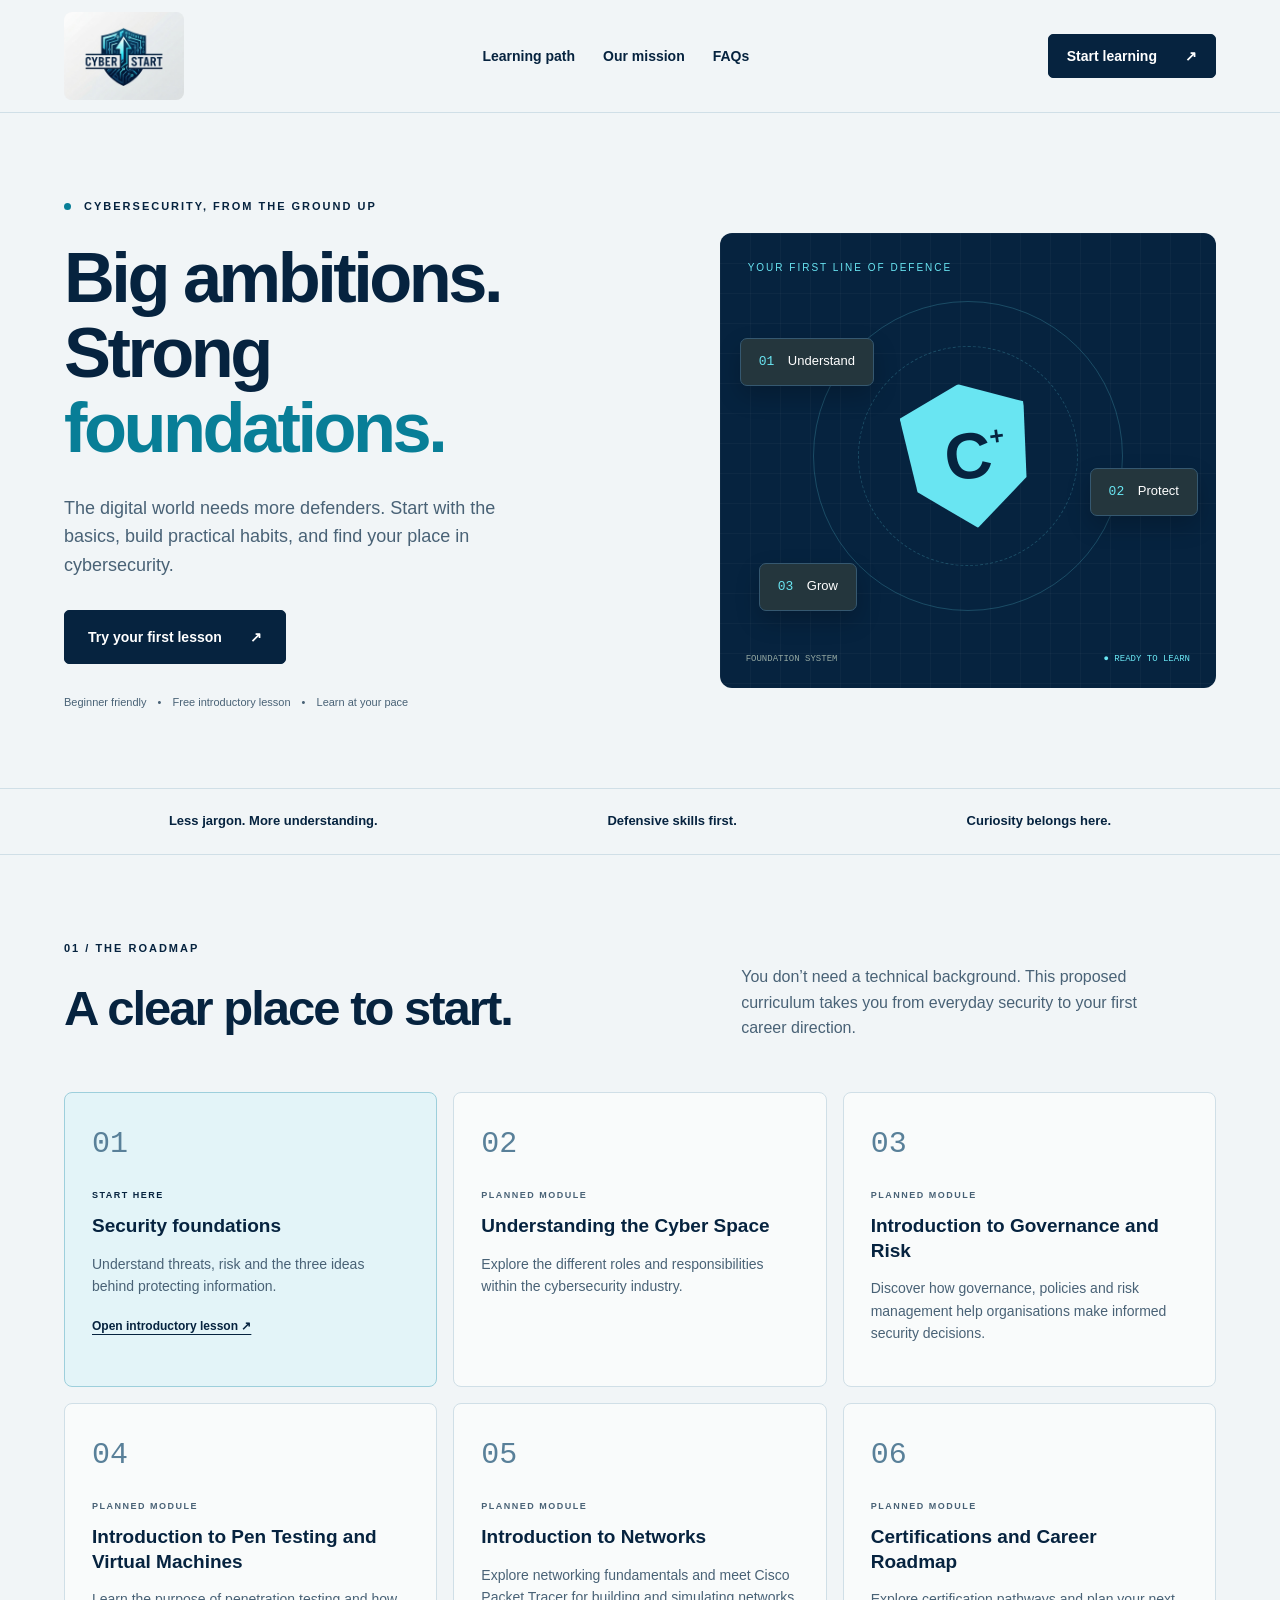
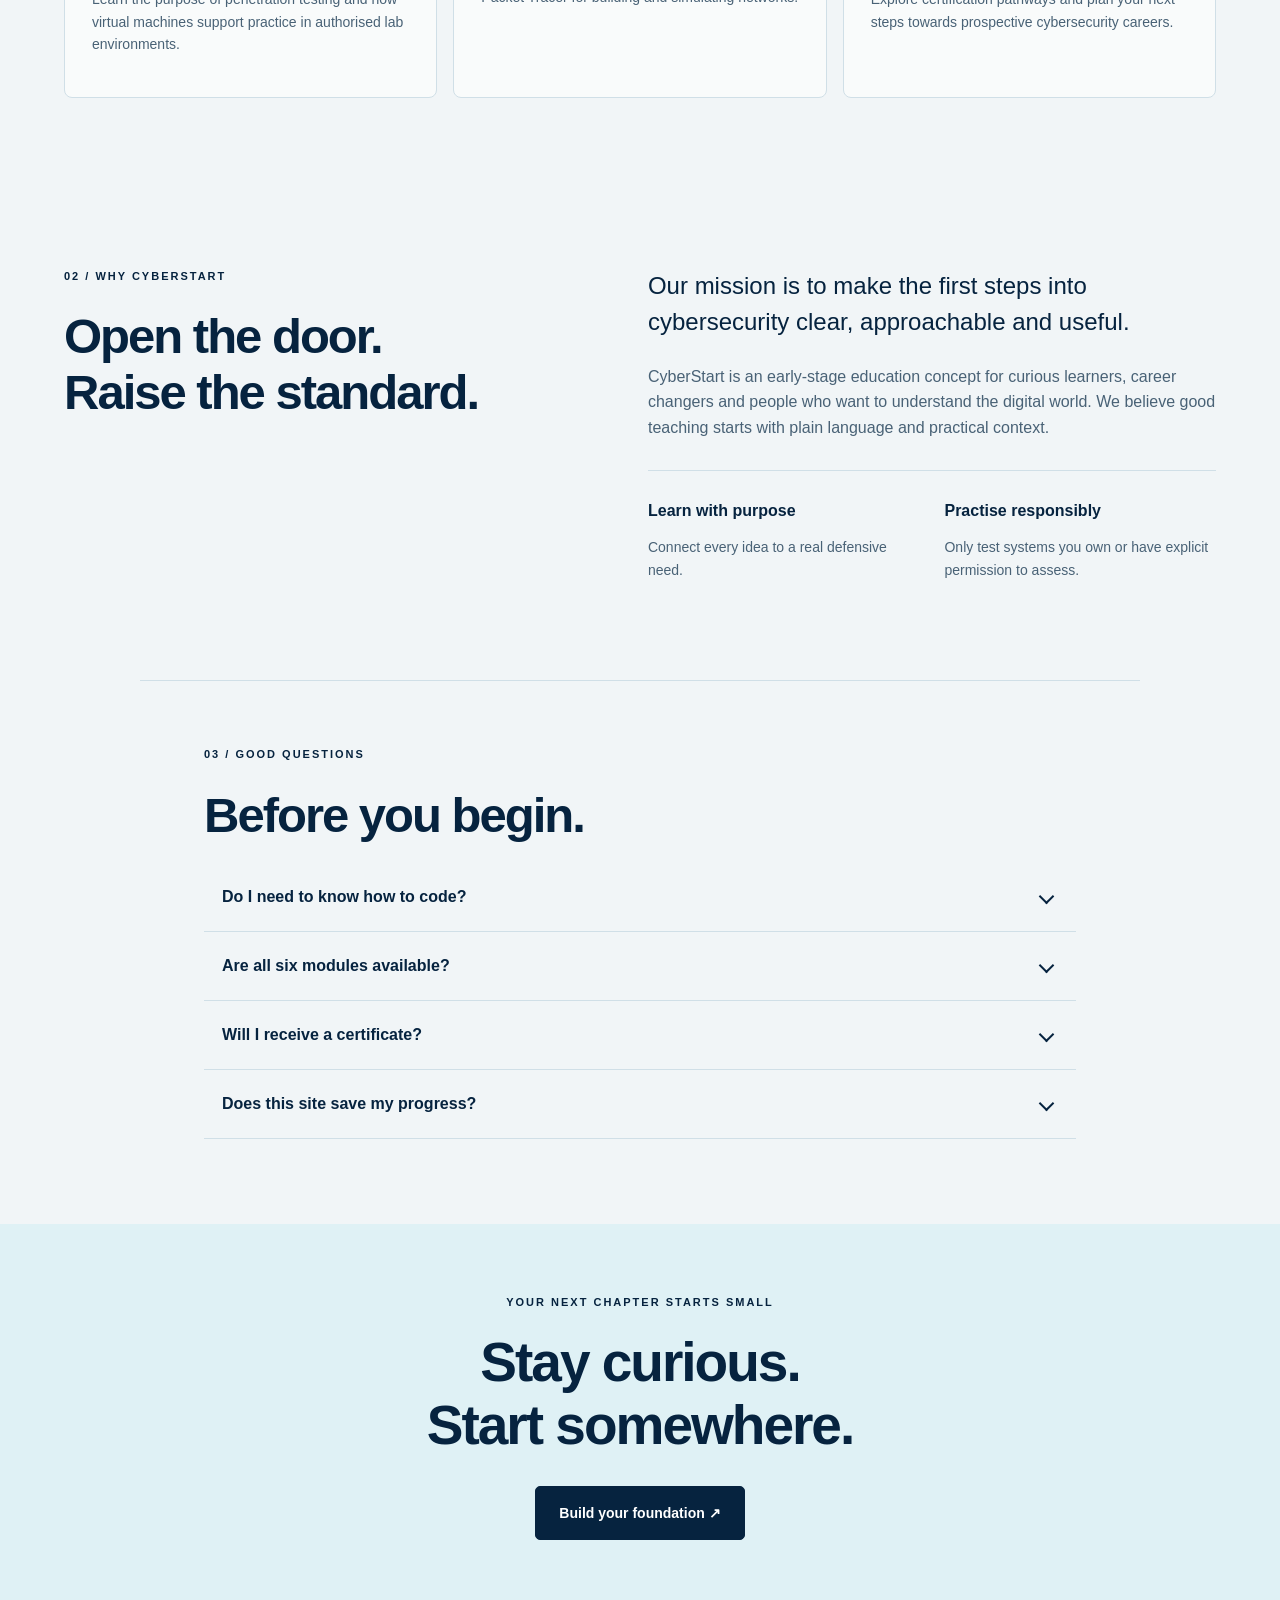
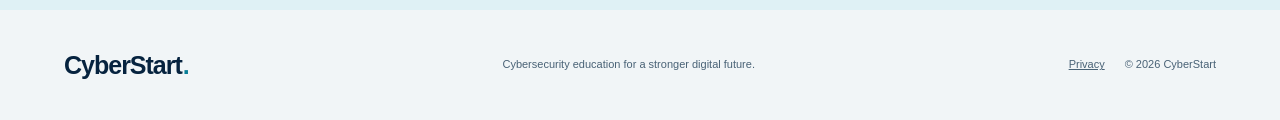
<file: index.html>
<!doctype html>
<html lang="en"><head><meta charset="utf-8"><meta name="viewport" content="width=device-width,initial-scale=1"><meta name="description" content="CyberStart introduces cybersecurity through clear explanations, practical habits and a beginner learning roadmap."><meta name="theme-color" content="#101f25"><title>CyberStart — Build your first line of defence</title><link rel="icon" href="logo.png" type="image/png"><link rel="stylesheet" href="styles.css?v=20261009-quiz2"><script src="script.js?v=20261009-quiz2" defer></script></head>
<body><a class="skip" href="#main">Skip to content</a><header class="header"><a class="brand logo-brand" href="index.html"><img src="logo.png" alt="Cyber Start home" width="110" height="110"></a><nav aria-label="Main navigation"><a href="#path">Learning path</a><a href="#mission">Our mission</a><a href="#questions">FAQs</a></nav><a class="button small" href="lesson.html">Start learning <span aria-hidden="true">↗</span></a></header>
<main id="main"><section class="hero"><div class="hero-copy"><p class="eyebrow"><span class="signal"></span> CYBERSECURITY, FROM THE GROUND UP</p><h1>Big ambitions.<br>Strong <em>foundations.</em></h1><p class="lede">The digital world needs more defenders. Start with the basics, build practical habits, and find your place in cybersecurity.</p><div class="actions"><a class="button" href="lesson.html">Try your first lesson <span aria-hidden="true">↗</span></a></div><p class="hero-note">Beginner friendly <span>•</span> Free introductory lesson <span>•</span> Learn at your pace</p></div><div class="hero-art" aria-label="Illustration of a layered digital defence system" role="img"><div class="art-label">YOUR FIRST LINE OF DEFENCE</div><div class="orb orb-one"></div><div class="orb orb-two"></div><div class="shield">C<span>+</span></div><div class="art-chip chip-one"><span>01</span> Understand</div><div class="art-chip chip-two"><span>02</span> Protect</div><div class="art-chip chip-three"><span>03</span> Grow</div><div class="art-foot">FOUNDATION SYSTEM <span>● READY TO LEARN</span></div></div></section>
<div class="principles"><span>Less jargon. More understanding.</span><span>Defensive skills first.</span><span>Curiosity belongs here.</span></div>
<section id="path" class="section"><div class="section-heading"><div><p class="eyebrow">01 / THE ROADMAP</p><h2>A clear place to start.</h2></div><p>You don’t need a technical background. This proposed curriculum takes you from everyday security to your first career direction.</p></div><div class="roadmap"><article class="path-card"><span class="number">01</span><p class="tag">START HERE</p><h3>Security foundations</h3><p>Understand threats, risk and the three ideas behind protecting information.</p><a href="lesson.html">Open introductory lesson ↗</a></article><article class="path-card"><span class="number">02</span><p class="tag muted">PLANNED MODULE</p><h3>Understanding the Cyber Space</h3><p>Explore the different roles and responsibilities within the cybersecurity industry.</p></article><article class="path-card"><span class="number">03</span><p class="tag muted">PLANNED MODULE</p><h3>Introduction to Governance and Risk</h3><p>Discover how governance, policies and risk management help organisations make informed security decisions.</p></article><article class="path-card"><span class="number">04</span><p class="tag muted">PLANNED MODULE</p><h3>Introduction to Pen Testing and Virtual Machines</h3><p>Learn the purpose of penetration testing and how virtual machines support practice in authorised lab environments.</p></article><article class="path-card"><span class="number">05</span><p class="tag muted">PLANNED MODULE</p><h3>Introduction to Networks</h3><p>Explore networking fundamentals and meet Cisco Packet Tracer for building and simulating networks.</p></article><article class="path-card"><span class="number">06</span><p class="tag muted">PLANNED MODULE</p><h3>Certifications and Career Roadmap</h3><p>Explore certification pathways and plan your next steps towards prospective cybersecurity careers.</p></article></div></section>
<section id="mission" class="section mission"><div><p class="eyebrow">02 / WHY CYBERSTART</p><h2>Open the door.<br>Raise the standard.</h2></div><div><p class="mission-lede">Our mission is to make the first steps into cybersecurity clear, approachable and useful.</p><p>CyberStart is an early-stage education concept for curious learners, career changers and people who want to understand the digital world. We believe good teaching starts with plain language and practical context.</p><div class="values"><div><h3>Learn with purpose</h3><p>Connect every idea to a real defensive need.</p></div><div><h3>Practise responsibly</h3><p>Only test systems you own or have explicit permission to assess.</p></div></div></div></section>
<section id="questions" class="section faq"><p class="eyebrow">03 / GOOD QUESTIONS</p><h2>Before you begin.</h2><details><summary>Do I need to know how to code?</summary><p>No. The introductory lesson starts with concepts. Coding can become useful later, depending on the career direction you choose.</p></details><details><summary>Are all six modules available?</summary><p>The <a href="lesson.html">foundations lesson and quiz</a> are available now. The remaining roadmap modules describe the planned curriculum; they are not published courses yet.</p></details><details><summary>Will I receive a certificate?</summary><p>This starter site does not issue certificates, provide accreditation or promise employment. It is an introduction to the subject.</p></details><details><summary>Does this site save my progress?</summary><p>No. The eight-question quiz runs in your browser, gives explanations and topic feedback, and resets when the page reloads. This version has no accounts, tracking scripts or registration form.</p></details></section>
<section class="closing"><p class="eyebrow">YOUR NEXT CHAPTER STARTS SMALL</p><h2>Stay curious.<br>Start somewhere.</h2><a class="button" href="lesson.html">Build your foundation ↗</a></section></main>
<footer><a class="brand" href="index.html">CyberStart<span class="brand-dot">.</span></a><p>Cybersecurity education for a stronger digital future.</p><div><a href="privacy.html">Privacy</a><span>© <span id="year">2026</span> CyberStart</span></div></footer></body></html>
</file>
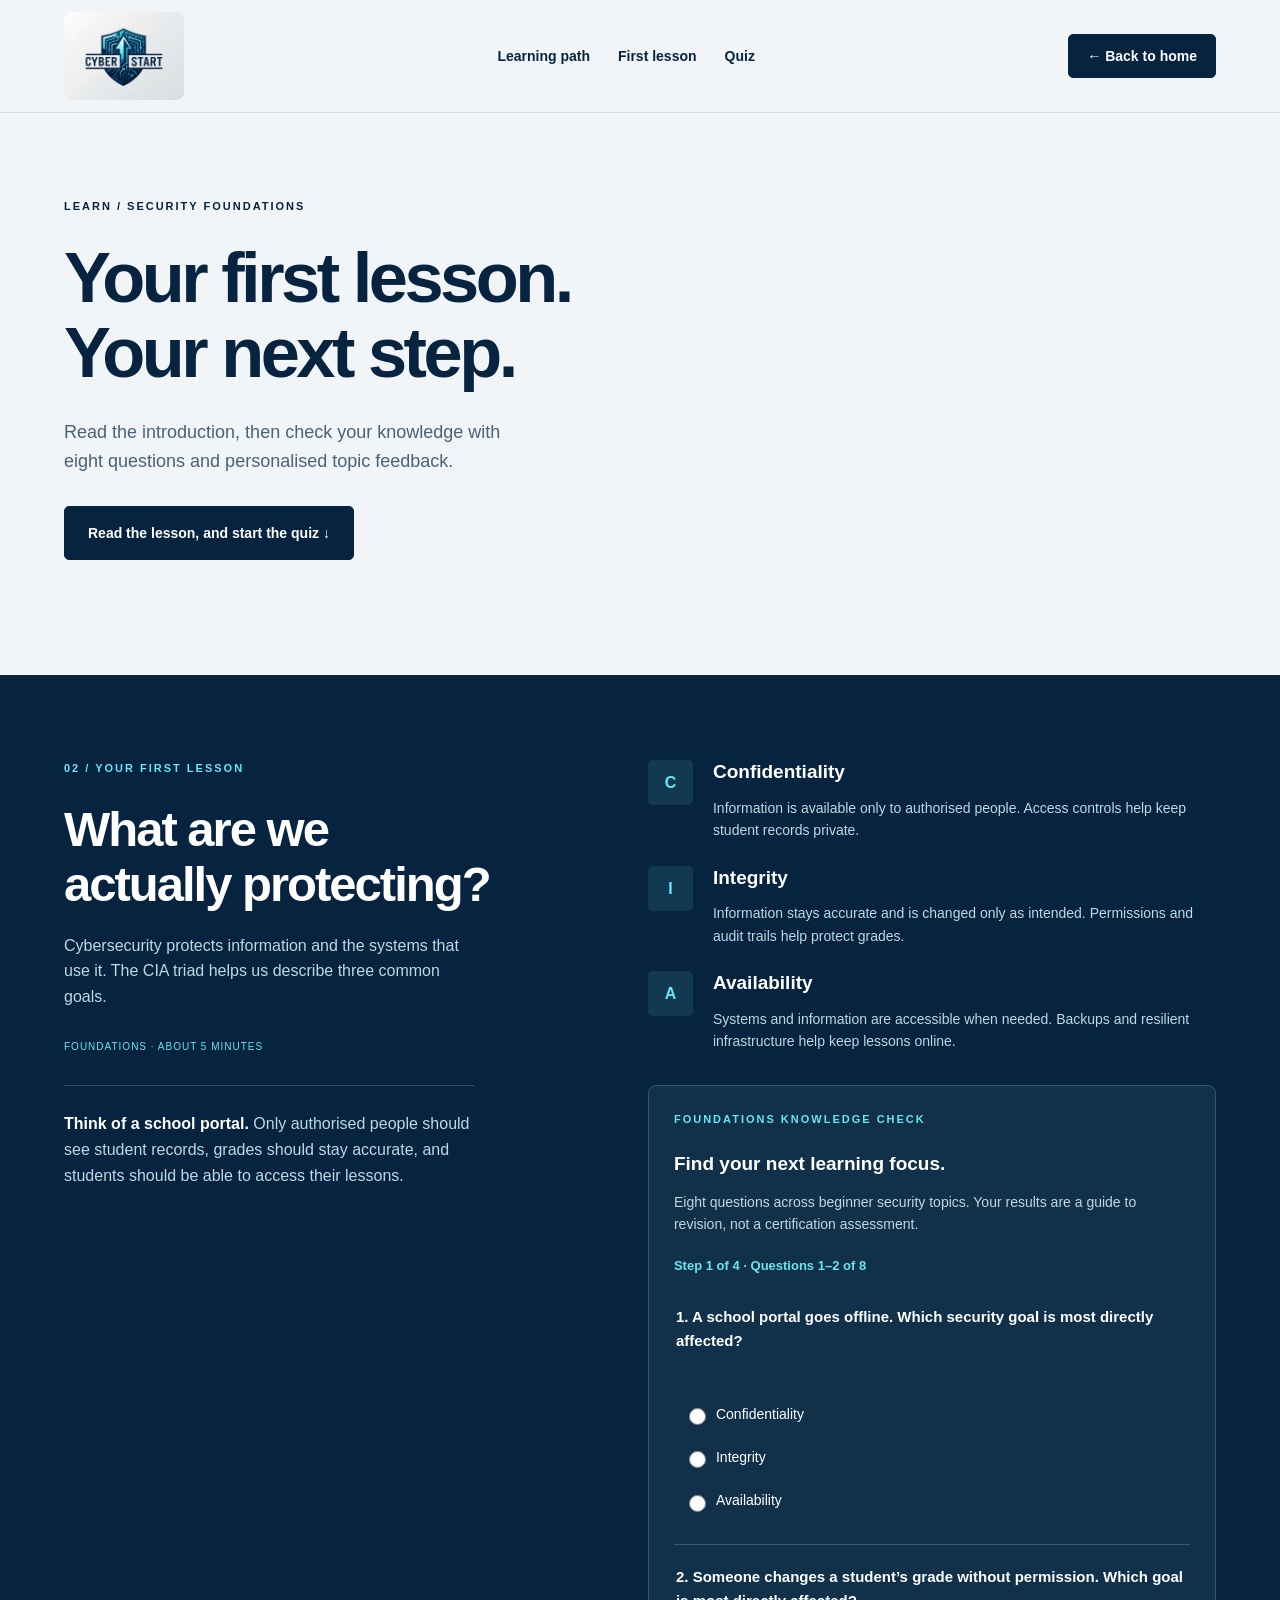
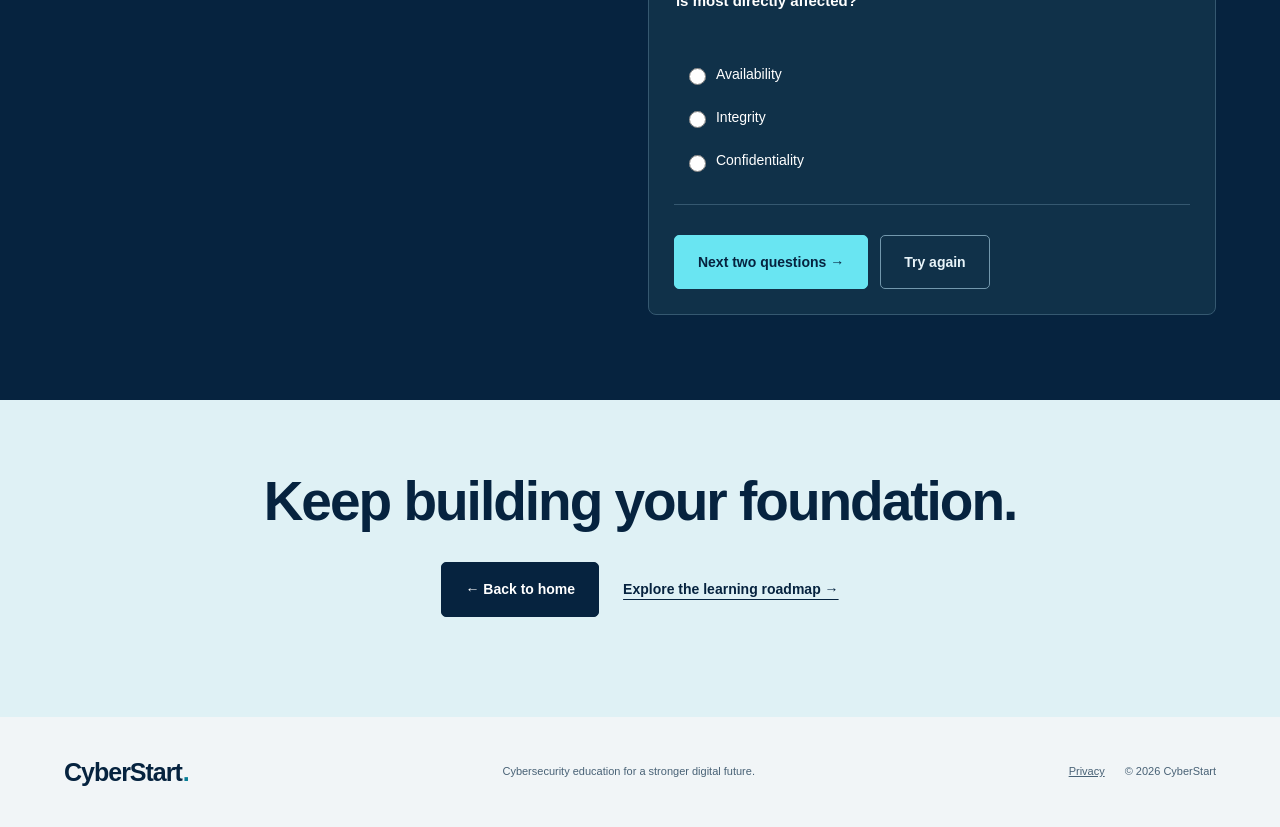
<file: lesson.html>
<!doctype html>
<html lang="en"><head><meta charset="utf-8"><meta name="viewport" content="width=device-width,initial-scale=1"><meta name="description" content="CyberStart introduces cybersecurity through clear explanations, practical habits and a beginner learning roadmap."><meta name="theme-color" content="#101f25"><title>First lesson & quiz — CyberStart</title><link rel="icon" href="logo.png" type="image/png"><link rel="stylesheet" href="styles.css?v=20261009-quiz2"><script src="script.js?v=20261009-quiz2" defer></script></head>
<body><a class="skip" href="#main">Skip to content</a><header class="header"><a class="brand logo-brand" href="index.html"><img src="logo.png" alt="Cyber Start home" width="110" height="110"></a><nav aria-label="Main navigation"><a href="index.html#path">Learning path</a><a href="#lesson">First lesson</a><a href="#quiz">Quiz</a></nav><a class="button small" href="index.html">← Back to home</a></header><main id="main"><section class="section"><p class="eyebrow">LEARN / SECURITY FOUNDATIONS</p><h1>Your first lesson.<br>Your next step.</h1><p class="lede">Read the introduction, then check your knowledge with eight questions and personalised topic feedback.</p><div class="actions"><a class="button" href="#lesson">Read the lesson, and start the quiz ↓</a></div></section><section id="lesson" class="lesson section"><div class="lesson-intro"><p class="eyebrow">02 / YOUR FIRST LESSON</p><h2>What are we<br>actually protecting?</h2><p>Cybersecurity protects information and the systems that use it. The CIA triad helps us describe three common goals.</p><span class="lesson-badge">FOUNDATIONS · ABOUT 5 MINUTES</span><p class="example"><strong>Think of a school portal.</strong> Only authorised people should see student records, grades should stay accurate, and students should be able to access their lessons.</p></div><div class="lesson-content"><div class="concept"><span>C</span><div><h3>Confidentiality</h3><p>Information is available only to authorised people. Access controls help keep student records private.</p></div></div><div class="concept"><span>I</span><div><h3>Integrity</h3><p>Information stays accurate and is changed only as intended. Permissions and audit trails help protect grades.</p></div></div><div class="concept"><span>A</span><div><h3>Availability</h3><p>Systems and information are accessible when needed. Backups and resilient infrastructure help keep lessons online.</p></div></div><div class="quiz"><p class="eyebrow">FOUNDATIONS KNOWLEDGE CHECK</p><h3>Find your next learning focus.</h3><p class="quiz-description">Eight questions across beginner security topics. Your results are a guide to revision, not a certification assessment.</p><form id="quiz"><p id="quiz-progress" class="quiz-progress" role="status" aria-live="polite"></p><div id="quiz-questions" tabindex="-1"></div><noscript><p>Enable JavaScript to use the quiz and topic feedback.</p></noscript><div class="actions"><button class="button secondary" id="quiz-back" type="button" hidden>← Back</button><button class="button" id="quiz-next" type="button">Next two questions →</button><button class="button" id="quiz-submit" type="submit" hidden>See my results →</button><button class="button secondary" type="reset">Try again</button></div></form><section id="quiz-results" tabindex="-1" aria-label="Quiz results" hidden></section></div></div></section><section class="closing"><h2>Keep building your foundation.</h2><div class="actions" style="justify-content:center"><a class="button" href="index.html">← Back to home</a><a class="text-link" href="index.html#path">Explore the learning roadmap →</a></div></section></main><footer><a class="brand" href="index.html">CyberStart<span class="brand-dot">.</span></a><p>Cybersecurity education for a stronger digital future.</p><div><a href="privacy.html">Privacy</a><span>© <span id="year">2026</span> CyberStart</span></div></footer></body></html>
</file>
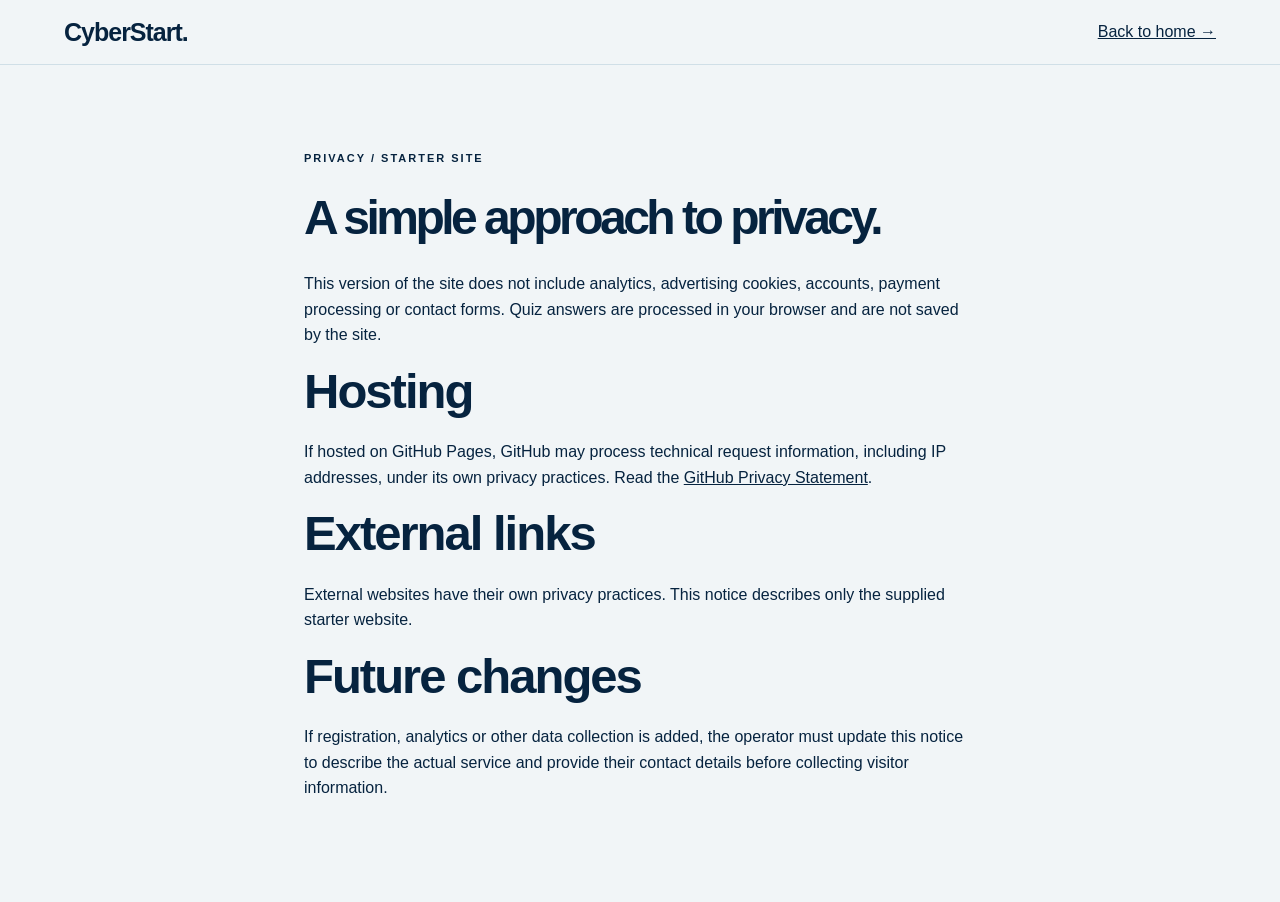
<file: privacy.html>
<!doctype html><html lang="en"><head><meta charset="utf-8"><meta name="viewport" content="width=device-width,initial-scale=1"><title>Privacy — CyberStart</title><link rel="icon" href="logo.png"><link rel="stylesheet" href="styles.css"></head><body><header class="header"><a class="brand" href="index.html">CyberStart.</a><a href="index.html">Back to home →</a></header><main class="section privacy"><p class="eyebrow">PRIVACY / STARTER SITE</p><h1>A simple approach to privacy.</h1><p>This version of the site does not include analytics, advertising cookies, accounts, payment processing or contact forms. Quiz answers are processed in your browser and are not saved by the site.</p><h2>Hosting</h2><p>If hosted on GitHub Pages, GitHub may process technical request information, including IP addresses, under its own privacy practices. Read the <a href="https://docs.github.com/en/site-policy/privacy-policies/github-general-privacy-statement">GitHub Privacy Statement</a>.</p><h2>External links</h2><p>External websites have their own privacy practices. This notice describes only the supplied starter website.</p><h2>Future changes</h2><p>If registration, analytics or other data collection is added, the operator must update this notice to describe the actual service and provide their contact details before collecting visitor information.</p></main></body></html>
</file>
<file: styles.css>
:root{--ink:#06233f;--muted:#496276;--paper:#f1f5f7;--line:#d0dfe7;--lime:#69e5f2}*{box-sizing:border-box}html{scroll-behavior:smooth;scroll-padding-top:95px}body{margin:0;background:var(--paper);color:var(--ink);font-family:Arial,Helvetica,sans-serif;line-height:1.6}a{color:inherit}button,input{font:inherit}.header{max-width:1320px;margin:auto;padding:26px 5%;display:flex;align-items:center;justify-content:space-between;gap:24px;border-bottom:1px solid var(--line)}.brand{display:flex;align-items:center;gap:9px;font-size:25px;font-weight:800;letter-spacing:-1px;text-decoration:none}.brand-dot{color:#087e97;margin-left:-8px}nav{display:flex;gap:28px}nav a{text-decoration:none;font-size:14px;font-weight:600}.button{background:var(--ink);color:white;display:inline-flex;align-items:center;justify-content:center;gap:28px;padding:15px 23px;border:1px solid var(--ink);border-radius:5px;text-decoration:none;font-weight:700;font-size:14px;cursor:pointer}.button:hover{background:#164665}.button.small{padding:10px 18px}.text-link{font-size:14px;font-weight:700;text-underline-offset:5px}.hero{max-width:1320px;margin:auto;padding:85px 5% 65px;display:grid;grid-template-columns:1.2fr 1fr;gap:60px;align-items:center}.eyebrow{font-size:11px;letter-spacing:2px;font-weight:700;margin:0 0 24px}.signal{display:inline-block;width:7px;height:7px;background:#087e97;border-radius:50%;margin-right:8px}h1{font-size:clamp(44px,5.5vw,76px);line-height:1.07;letter-spacing:-3.5px;margin:0 0 28px}h1 em{font-style:normal;color:#087e97}.lede{max-width:480px;color:var(--muted);font-size:18px}.actions{display:flex;align-items:center;gap:24px;margin:30px 0}.hero-note{font-size:11px;color:var(--muted)}.hero-note span{margin:0 8px}.hero-art{position:relative;background:var(--ink);height:455px;border-radius:12px;overflow:hidden;background-image:linear-gradient(#ffffff07 1px,transparent 1px),linear-gradient(90deg,#ffffff07 1px,transparent 1px);background-size:30px 30px;color:var(--lime)}.art-label{position:absolute;top:27px;left:28px;font-size:10px;letter-spacing:2px}.orb{position:absolute;border:1px solid #69e5f235;border-radius:50%;width:310px;height:310px;left:50%;top:49%;transform:translate(-50%,-50%)}.orb-two{width:220px;height:220px;border-style:dashed}.shield{position:absolute;left:50%;top:49%;transform:translate(-50%,-50%) rotate(-8deg);height:145px;width:125px;display:grid;place-content:center;background:var(--lime);color:var(--ink);font-size:65px;font-weight:800;clip-path:polygon(50% 0,100% 18%,94% 70%,50% 100%,6% 70%,0 18%)}.shield span{position:absolute;font-size:25px;right:24px;top:36px}.art-chip{position:absolute;background:#24363d;border:1px solid #355870;border-radius:7px;padding:12px 18px;color:white;font-size:13px;box-shadow:0 10px 25px #0003}.art-chip span{color:var(--lime);margin-right:10px;font-family:monospace}.chip-one{top:105px;left:20px}.chip-two{top:235px;right:18px}.chip-three{bottom:77px;left:39px}.art-foot{position:absolute;bottom:24px;left:26px;right:26px;display:flex;justify-content:space-between;font:9px monospace;color:#93a7a1}.art-foot span{color:var(--lime)}.principles{border-top:1px solid var(--line);border-bottom:1px solid var(--line);display:flex;justify-content:space-around;gap:20px;padding:22px 5%;font-size:13px;font-weight:700}.section{max-width:1320px;margin:auto;padding:85px 5%}.section-heading{display:grid;grid-template-columns:1.3fr 1fr;gap:60px;align-items:end;margin-bottom:35px}h2{font-size:clamp(32px,4vw,49px);line-height:1.13;letter-spacing:-2px;margin:0 0 20px}.section-heading p:last-child{max-width:410px;color:var(--muted)}.roadmap{display:grid;grid-template-columns:repeat(3,1fr);gap:16px}.path-card{border:1px solid var(--line);border-radius:8px;padding:27px;background:#fff9}.path-card:first-child{background:#e3f4f8;border-color:#9dcfdc}.number{font-size:30px;color:#598099;font-family:monospace}.tag{font-size:9px;letter-spacing:1.5px;font-weight:700;margin:20px 0 12px}.muted{color:var(--muted)}h3{font-size:19px;line-height:1.3;margin:0 0 12px}.path-card p:not(.tag){color:var(--muted);font-size:14px}.path-card a{font-weight:700;font-size:12px;text-underline-offset:4px}.lesson{background:var(--ink);color:white;max-width:none;display:grid;grid-template-columns:1fr 1.15fr;gap:90px;padding-left:max(5%,calc((100vw - 1188px)/2));padding-right:max(5%,calc((100vw - 1188px)/2))}.lesson .eyebrow{color:var(--lime)}.lesson-intro>p:not(.eyebrow){color:#c2d6e3;max-width:410px}.lesson-badge{font-size:10px;letter-spacing:1px;color:var(--lime);display:block;margin:30px 0}.example{padding-top:25px;border-top:1px solid #3c4c50}.example strong{color:white}.concept{display:flex;gap:20px;margin-bottom:24px}.concept>span{background:#123951;color:var(--lime);border-radius:5px;flex:0 0 45px;height:45px;text-align:center;line-height:45px;font-weight:700}.concept p{color:#c2d6e3;font-size:14px;margin:0}.quiz{background:#103149;padding:25px;border:1px solid #355870;border-radius:8px;margin-top:32px}.quiz fieldset{border:0;padding:0;margin:0 0 20px}.quiz legend{font-weight:700;margin-bottom:18px;font-size:15px}.quiz label{display:block;padding:7px 0;font-size:14px}.quiz input{accent-color:var(--lime);margin-right:10px}.quiz .button,.closing .button{background:var(--lime);color:var(--ink);border-color:var(--lime)}#feedback{margin-bottom:0;font-size:14px;color:var(--lime)}.mission{display:grid;grid-template-columns:1fr 1.15fr;gap:90px}.mission p{color:var(--muted)}.mission .eyebrow{color:var(--ink)}.mission-lede{font-size:24px;line-height:1.5;color:var(--ink)!important;margin-top:0}.values{display:grid;grid-template-columns:1fr 1fr;gap:25px;margin-top:30px;border-top:1px solid var(--line);padding-top:30px}.values h3{font-size:16px}.values p{font-size:14px}.faq{border-top:1px solid var(--line);padding-top:65px;max-width:1000px}details{border-bottom:1px solid var(--line);padding:20px 0}summary{font-weight:700;cursor:pointer}details p{color:var(--muted);max-width:700px}.closing{text-align:center;background:#dff1f5;padding:70px 20px}.closing .eyebrow{margin-bottom:20px}.closing h2{font-size:55px;margin-bottom:30px}.closing .button{background:var(--ink);color:white;border-color:var(--ink)}footer{padding:35px 5%;max-width:1320px;margin:auto;display:flex;justify-content:space-between;align-items:center;gap:25px}footer p,footer div{font-size:11px;color:var(--muted)}footer div{display:flex;gap:20px}.skip{position:absolute;top:-70px;left:15px;padding:12px;background:white;z-index:10}.skip:focus{top:10px}:focus-visible{outline:3px solid #07829a;outline-offset:5px}.privacy{max-width:800px;min-height:70vh}.privacy h1{font-size:48px} @media(max-width:900px){.hero{gap:30px}.hero-art{height:390px}nav{gap:14px}.hero-note span{margin:0 3px}.lesson,.mission{gap:40px}.actions{flex-wrap:wrap}footer{flex-wrap:wrap}}@media(max-width:650px){.header{padding:18px 5%;flex-wrap:wrap;gap:15px}.header nav{order:3;width:100%;justify-content:space-between}.brand{font-size:22px}.button.small{font-size:12px;padding:8px 12px}.hero{grid-template-columns:1fr;padding-top:45px;gap:30px}h1{letter-spacing:-2px}.hero-art{height:360px}.principles{flex-wrap:wrap;font-size:11px}.section{padding:55px 5%}.section-heading,.lesson,.mission{grid-template-columns:1fr;gap:25px}.section-heading{margin-bottom:25px}.roadmap{grid-template-columns:1fr}.path-card{padding:22px}.lesson-intro>p:not(.eyebrow){max-width:none}.values{gap:18px}.closing h2{font-size:43px}footer{align-items:flex-start;flex-direction:column;gap:12px}footer p{margin:0}}@media(prefers-reduced-motion:reduce){html{scroll-behavior:auto}}

/* Brand and assessment additions */
.logo-brand{height:88px;width:120px;flex-shrink:0;overflow:hidden;border-radius:8px;background:#eef2f3}.logo-brand img{width:120px;height:120px;object-fit:contain;flex-shrink:0}.header{padding-top:12px;padding-bottom:12px}.quiz-description{color:#c2d6e3;font-size:14px}.quiz fieldset{padding:20px 0;border-bottom:1px solid #355870;margin:0}.quiz legend{padding-top:20px}.quiz label{border-radius:5px;padding:9px 10px;margin:3px 0}.quiz label:hover{background:#1c425b}.quiz input{width:17px;height:17px;vertical-align:middle}.quiz .secondary{background:transparent;color:#e8f4f9;border-color:#7398ad}.quiz .actions{gap:12px;margin-bottom:0}#quiz-results{margin-top:28px;border-top:1px solid #52748b;padding-top:25px;scroll-margin-top:25px}#quiz-results h4{margin:18px 0 8px;font-size:17px}.result-score{font-size:30px;color:var(--lime);font-weight:700;margin:0 0 8px}.topic-results{display:grid;gap:10px;padding:0;list-style:none}.topic-results li{background:#06233f;padding:14px;border-radius:6px;font-size:14px}.topic-results p{margin:5px 0;color:#c2d6e3}.review-item{padding:16px 0;border-bottom:1px solid #355870}.review-item p{font-size:14px;margin:7px 0;color:#c2d6e3}.review-status{font-size:12px;font-weight:700;color:var(--lime)}.review-status.missed{color:#ffd393}.result-link{display:inline-block;margin-top:15px;color:var(--lime);text-underline-offset:4px}.quiz legend{max-width:100%}@media(max-width:650px){.logo-brand{height:70px;width:100px}.logo-brand img{width:100px;height:100px}.quiz{padding:18px}.quiz .button{width:100%}.header nav{padding-bottom:5px}}

/* Paged quiz and flowing FAQ disclosure */
[hidden]{display:none!important}.quiz-progress{color:var(--lime);font-size:13px;font-weight:700;margin:20px 0 8px}#quiz-questions:focus{outline:none}.faq details{box-sizing:border-box}.faq summary{list-style:none;display:flex;align-items:center;justify-content:space-between;gap:24px;min-height:28px}.faq summary::-webkit-details-marker{display:none}.faq summary::after{content:'';width:9px;height:9px;border-right:2px solid currentColor;border-bottom:2px solid currentColor;transform:rotate(45deg);transition:transform .26s ease;flex-shrink:0;margin-right:6px}.faq summary[aria-expanded="true"]::after{transform:rotate(225deg)}.faq details p{margin:16px 0 0;padding-right:30px;line-height:1.75}.faq details[open]{background:#e8f2f6;border-radius:8px}.faq details{padding-left:18px;padding-right:18px;transition:background-color .26s ease}@media(prefers-reduced-motion:reduce){.faq details,.faq summary::after{transition:none}}
</file>
